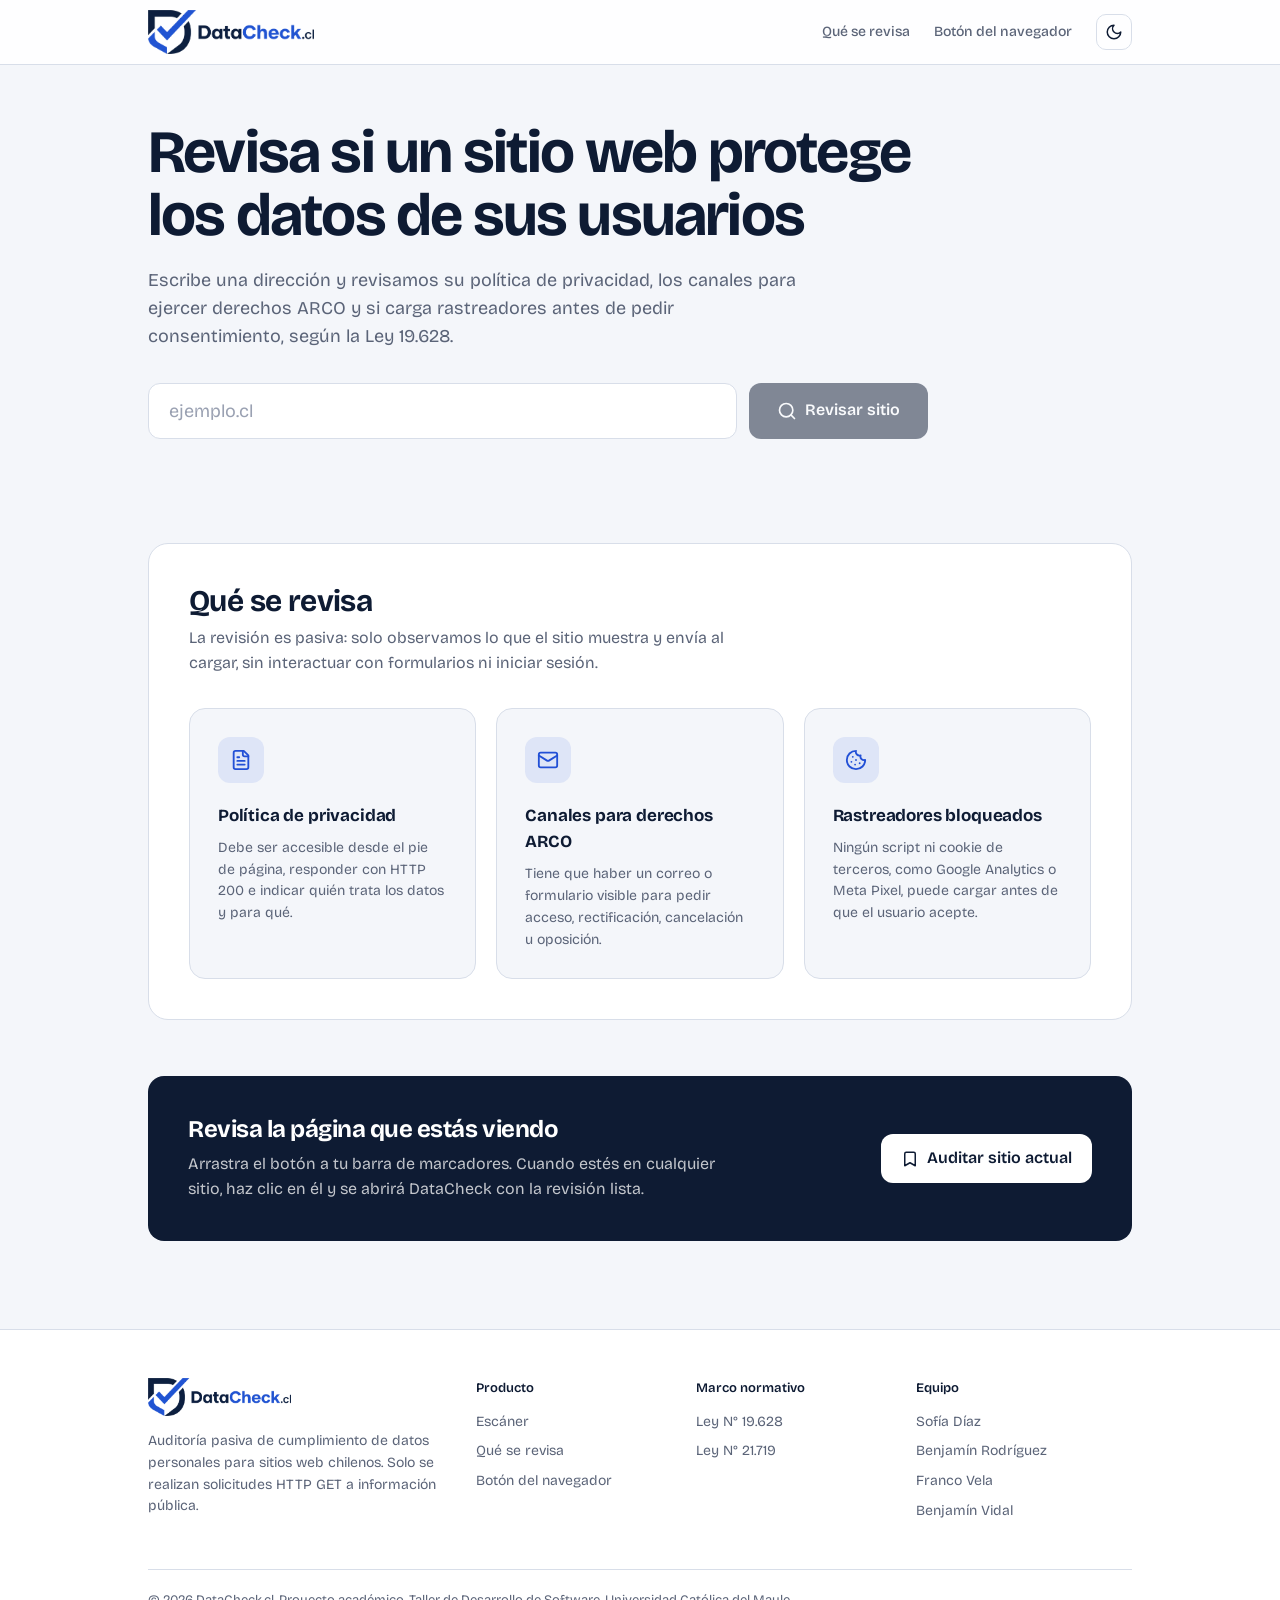
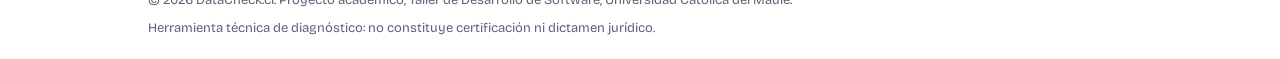
<file: src/ui/index.html>
<!DOCTYPE html>
<html lang="es">
<head>
    <meta charset="UTF-8">
    <meta name="viewport" content="width=device-width, initial-scale=1.0">
    <title>DataCheck.cl - Revisa el cumplimiento de datos personales en Chile</title>
    <meta name="description" content="Herramienta de inspección pasiva para revisar si un sitio web cumple con la Ley N° 19.628 de Protección de Datos Personales en Chile.">

    <link rel="icon" href="img/favicon.ico" sizes="any">
    <link rel="icon" type="image/png" href="img/favicon.png">
    <link rel="apple-touch-icon" href="img/apple-touch-icon.png">

    <link rel="preconnect" href="https://fonts.googleapis.com">
    <link rel="preconnect" href="https://fonts.gstatic.com" crossorigin>
    <link href="https://fonts.googleapis.com/css2?family=Bricolage+Grotesque:opsz,wght@12..96,400;12..96,500;12..96,600;12..96,700&display=swap" rel="stylesheet">
    <script>
        // Aplica el tema guardado antes de pintar la página para evitar parpadeos
        (function () {
            try {
                var t = localStorage.getItem("datacheck-theme");
                if (!t) t = matchMedia("(prefers-color-scheme: dark)").matches ? "dark" : "light";
                document.documentElement.dataset.theme = t;
            } catch (e) {}
        })();
    </script>
    <link rel="stylesheet" href="style.css?v=2.9">
</head>
<body>
    <!-- Íconos (estilo Lucide) -->
    <svg width="0" height="0" style="position:absolute" aria-hidden="true">
        <symbol id="i-shield" viewBox="0 0 24 24"><path d="M20 13c0 5-3.5 7.5-7.66 8.95a1 1 0 0 1-.67-.01C7.5 20.5 4 18 4 13V6a1 1 0 0 1 1-1c2 0 4.5-1.2 6.24-2.72a1.17 1.17 0 0 1 1.52 0C14.51 3.81 17 5 19 5a1 1 0 0 1 1 1z"/><path d="m9 12 2 2 4-4"/></symbol>
        <symbol id="i-search" viewBox="0 0 24 24"><circle cx="11" cy="11" r="8"/><path d="m21 21-4.3-4.3"/></symbol>
        <symbol id="i-file" viewBox="0 0 24 24"><path d="M15 2H6a2 2 0 0 0-2 2v16a2 2 0 0 0 2 2h12a2 2 0 0 0 2-2V7Z"/><path d="M14 2v4a2 2 0 0 0 2 2h4"/><path d="M10 9H8"/><path d="M16 13H8"/><path d="M16 17H8"/></symbol>
        <symbol id="i-mail" viewBox="0 0 24 24"><rect width="20" height="16" x="2" y="4" rx="2"/><path d="m22 7-8.97 5.7a1.94 1.94 0 0 1-2.06 0L2 7"/></symbol>
        <symbol id="i-cookie" viewBox="0 0 24 24"><path d="M12 2a10 10 0 1 0 10 10 4 4 0 0 1-5-5 4 4 0 0 1-5-5"/><path d="M8.5 8.5v.01"/><path d="M16 15.5v.01"/><path d="M12 12v.01"/><path d="M11 17v.01"/><path d="M7 14v.01"/></symbol>
        <symbol id="i-check" viewBox="0 0 24 24"><circle cx="12" cy="12" r="10"/><path d="m9 12 2 2 4-4"/></symbol>
        <symbol id="i-alert" viewBox="0 0 24 24"><path d="m21.73 18-8-14a2 2 0 0 0-3.48 0l-8 14A2 2 0 0 0 4 21h16a2 2 0 0 0 1.73-3"/><path d="M12 9v4"/><path d="M12 17h.01"/></symbol>
        <symbol id="i-x" viewBox="0 0 24 24"><circle cx="12" cy="12" r="10"/><path d="m15 9-6 6"/><path d="m9 9 6 6"/></symbol>
        <symbol id="i-info" viewBox="0 0 24 24"><circle cx="12" cy="12" r="10"/><path d="M12 16v-4"/><path d="M12 8h.01"/></symbol>
        <symbol id="i-wrench" viewBox="0 0 24 24"><path d="M14.7 6.3a1 1 0 0 0 0 1.4l1.6 1.6a1 1 0 0 0 1.4 0l3.77-3.77a6 6 0 0 1-7.94 7.94l-6.91 6.91a2.12 2.12 0 0 1-3-3l6.91-6.91a6 6 0 0 1 7.94-7.94l-3.76 3.76z"/></symbol>
        <symbol id="i-bookmark" viewBox="0 0 24 24"><path d="m19 21-7-4-7 4V5a2 2 0 0 1 2-2h10a2 2 0 0 1 2 2v16z"/></symbol>
        <symbol id="i-loader" viewBox="0 0 24 24"><path d="M21 12a9 9 0 1 1-6.219-8.56"/></symbol>
        <symbol id="i-download" viewBox="0 0 24 24"><path d="M21 15v4a2 2 0 0 1-2 2H5a2 2 0 0 1-2-2v-4"/><path d="m7 10 5 5 5-5"/><path d="M12 15V3"/></symbol>
        <symbol id="i-sun" viewBox="0 0 24 24"><circle cx="12" cy="12" r="4"/><path d="M12 2v2"/><path d="M12 20v2"/><path d="m4.93 4.93 1.41 1.41"/><path d="m17.66 17.66 1.41 1.41"/><path d="M2 12h2"/><path d="M20 12h2"/><path d="m6.34 17.66-1.41 1.41"/><path d="m19.07 4.93-1.41 1.41"/></symbol>
        <symbol id="i-moon" viewBox="0 0 24 24"><path d="M12 3a6 6 0 0 0 9 9 9 9 0 1 1-9-9Z"/></symbol>
        <symbol id="i-external" viewBox="0 0 24 24"><path d="M15 3h6v6"/><path d="M10 14 21 3"/><path d="M18 13v6a2 2 0 0 1-2 2H5a2 2 0 0 1-2-2V8a2 2 0 0 1 2-2h6"/></symbol>
        <symbol id="i-clock" viewBox="0 0 24 24"><circle cx="12" cy="12" r="10"/><path d="M12 6v6l4 2"/></symbol>
        <symbol id="i-refresh" viewBox="0 0 24 24"><path d="M21 12a9 9 0 1 1-9-9c2.52 0 4.93 1 6.74 2.74L21 8"/><path d="M21 3v5h-5"/></symbol>
        <symbol id="i-calendar" viewBox="0 0 24 24"><path d="M8 2v4"/><path d="M16 2v4"/><rect width="18" height="18" x="3" y="4" rx="2"/><path d="M3 10h18"/></symbol>
        <symbol id="i-chevron-down" viewBox="0 0 24 24"><path d="m6 9 6 6 6-6"/></symbol>
        <symbol id="i-chevrons-down" viewBox="0 0 24 24"><path d="m7 6 5 5 5-5"/><path d="m7 13 5 5 5-5"/></symbol>
        <symbol id="i-chevrons-up" viewBox="0 0 24 24"><path d="m17 11-5-5-5 5"/><path d="m17 18-5-5-5 5"/></symbol>
        <symbol id="i-globe" viewBox="0 0 24 24"><circle cx="12" cy="12" r="10"/><path d="M12 2a14.5 14.5 0 0 0 0 20 14.5 14.5 0 0 0 0-20"/><path d="M2 12h20"/></symbol>
    </svg>

    <header class="site-header">
        <div class="wrap header-inner">
            <a href="#inicio" class="brand" aria-label="DataCheck.cl, ir al inicio">
                <img class="brand-logo logo-light" src="img/datacheck-logo.png" alt="DataCheck.cl" width="174" height="46">
                <img class="brand-logo logo-dark" src="img/datacheck-logo-dark.png" alt="DataCheck.cl" width="174" height="46">
            </a>
            <nav class="nav">
                <a href="#criterios">Qué se revisa</a>
                <a href="#marcador">Botón del navegador</a>
                <button type="button" id="theme-toggle" class="theme-toggle" aria-label="Cambiar a tema oscuro" title="Cambiar a tema oscuro">
                    <svg class="icon" width="18" height="18"><use id="theme-icon" href="#i-moon"/></svg>
                </button>
            </nav>
        </div>
    </header>

    <main class="wrap">
        <!-- Inicio -->
        <section id="inicio" class="hero">
            <h1>Revisa si un sitio web protege los datos de sus usuarios</h1>
            <p class="lead">
                Escribe una dirección y revisamos su política de privacidad, los canales para ejercer
                derechos ARCO y si carga rastreadores antes de pedir consentimiento, según la Ley 19.628.
            </p>

            <form id="scan-form" class="scan-form" novalidate>
                <label for="url-input" class="sr-only">Dirección del sitio</label>
                <input id="url-input" type="text" inputmode="url" autocomplete="off" placeholder="ejemplo.cl">
                <button id="btn-scan" type="submit" class="btn-primary" disabled>
                    <svg class="icon" width="20" height="20" id="btn-icon"><use href="#i-search"/></svg>
                    <span id="btn-label">Revisar sitio</span>
                </button>
            </form>
            <p id="url-error" class="field-error" role="alert" hidden></p>

            <div id="loading" class="loading" role="status" aria-live="polite" hidden>
                <p id="loading-step" class="loading-step"></p>
                <div class="track"><div id="progress-fill" class="fill"></div></div>
                <p class="muted small">Puede tardar unos segundos según el sitio.</p>
            </div>

            <div id="error" class="error-box" role="alert" hidden>
                <svg class="icon" width="20" height="20"><use href="#i-x"/></svg>
                <div>
                    <p class="error-title">No se pudo revisar el sitio</p>
                    <p id="error-message"></p>
                    <p class="muted">Comprueba la dirección y que el servidor de DataCheck esté en ejecución.</p>
                </div>
            </div>
        </section>

        <!-- Resultados -->
        <section id="results" class="results" aria-label="Resultados" hidden>
            <article class="report">
                <div id="verdict-band" class="verdict">
                    <div class="verdict-text">
                        <div class="report-site">
                            <span class="site-icon">
                                <img id="site-favicon" alt="" width="18" height="18" referrerpolicy="no-referrer" hidden>
                                <svg id="site-fallback" class="icon" width="16" height="16" aria-hidden="true"><use href="#i-globe"/></svg>
                            </span>
                            <a id="report-url" class="report-url" href="#" target="_blank" rel="noopener noreferrer">
                                <span id="report-url-text"></span>
                                <svg class="icon" width="14" height="14" aria-hidden="true"><use href="#i-external"/></svg>
                            </a>
                            <span id="scan-meta" class="report-meta" hidden>
                                <svg class="icon" width="14" height="14" aria-hidden="true"><use href="#i-clock"/></svg>
                                <span id="scan-time"></span>
                            </span>
                        </div>
                        <h2 id="verdict-title"></h2>
                        <p id="verdict-summary" class="verdict-summary"></p>
                    </div>
                    <div id="gauge" class="gauge" role="img" aria-label="Puntaje de cumplimiento">
                        <svg viewBox="0 0 120 120" aria-hidden="true">
                            <circle class="gauge-track" cx="60" cy="60" r="52"/>
                            <circle id="gauge-arc" class="gauge-arc" cx="60" cy="60" r="52"/>
                        </svg>
                        <p class="gauge-label"><span id="score-value">0</span><span class="score-of">de 100</span></p>
                    </div>
                </div>

                <div id="pilares" class="pilares"></div>

                <!-- Comparativa Evolutiva e Historial del Dominio ("Antes vs. Después") -->
                <div id="comparison-section" class="consent-section" hidden>
                    <div class="consent-head">
                        <h3>Comparativa Evolutiva ("Antes vs. Después") e Historial</h3>
                        <span id="comparison-badge" class="badge"></span>
                    </div>
                    <div id="comparison-card-content" class="consent-card-content"></div>
                </div>

                <!-- Transparencia del Responsable (Art. 14 ter Ley 21.719) -->
                <div id="responsible-section" class="consent-section" hidden>
                    <div class="consent-head">
                        <h3>Transparencia del Responsable (Art. 14 ter)</h3>
                        <span id="responsible-badge" class="badge"></span>
                    </div>
                    <div id="responsible-card-content" class="consent-card-content"></div>
                </div>

                <!-- Banner de Consentimiento y Marcos Embebidos -->
                <div id="consent-section" class="consent-section" hidden>
                    <div class="consent-head">
                        <h3>Banner de Consentimiento y Marcos Embebidos</h3>
                        <span id="consent-badge" class="badge"></span>
                    </div>
                    <div id="consent-card-content" class="consent-card-content"></div>
                </div>

                <div id="flow-section" class="flow-section" hidden>
                    <div class="flow-head">
                        <h3>Mapa de Navegación del Flujo</h3>
                        <span id="flow-verdict-badge" class="badge"></span>
                    </div>
                    <p id="flow-summary-text" class="flow-summary-text"></p>
                    <div id="flow-timeline" class="flow-timeline"></div>
                    <div id="flow-limitations" class="flow-limitations"></div>
                </div>

                <div class="findings">
                    <div class="findings-head">
                        <h3>Hallazgos</h3>
                        <div class="findings-actions">
                            <button type="button" id="btn-pdf" class="btn-ghost">
                                <svg class="icon" width="16" height="16" id="pdf-icon"><use href="#i-download"/></svg>
                                <span id="pdf-label">Descargar informe PDF</span>
                            </button>
                            <button type="button" id="btn-expand-all" class="btn-ghost" data-state="closed" aria-controls="findings-list" hidden>
                                <svg class="icon" width="16" height="16" id="expand-all-icon"><use href="#i-chevrons-down"/></svg>
                                <span id="expand-all-label">Desplegar todo</span>
                            </button>
                        </div>
                    </div>
                    <p id="pdf-error" class="pdf-error" role="alert" hidden></p>
                    <ul id="findings-list" class="findings-list"></ul>
                </div>

                <p id="report-date" class="report-date"></p>
            </article>

            <!-- Card de Re-calendarización Automática (condicional) -->
            <div id="schedule-card" class="schedule-card" hidden>
                <div class="schedule-head">
                    <span class="schedule-icon"><svg class="icon" width="22" height="22"><use href="#i-refresh"/></svg></span>
                    <div>
                        <h3>¿Deseas programar una re-auditoría automática?</h3>
                        <p class="muted small">Programa una nueva evaluación tras implementar los tickets de remediación. Te notificaremos los resultados por correo.</p>
                    </div>
                </div>

                <form id="schedule-form" class="schedule-form" novalidate>
                    <div class="schedule-inputs">
                        <label for="schedule-email" class="sr-only">Correo electrónico</label>
                        <input id="schedule-email" type="email" placeholder="tu-correo@ejemplo.cl" required autocomplete="email">
                        
                        <div class="schedule-modes" role="radiogroup" aria-label="Frecuencia de la re-auditoría">
                            <label class="schedule-radio-label">
                                <input type="radio" name="interval_mode" value="DEMO_2_MIN" checked>
                                <span class="schedule-radio-text">
                                    <strong>Modo demostración</strong>
                                    <span>Nueva revisión en 2 minutos</span>
                                </span>
                            </label>
                            <label class="schedule-radio-label">
                                <input type="radio" name="interval_mode" value="PROD_15_DAYS">
                                <span class="schedule-radio-text">
                                    <strong>Modo producción</strong>
                                    <span>Nueva revisión en 15 días</span>
                                </span>
                            </label>
                        </div>
                    </div>

                    <button type="submit" id="btn-schedule" class="btn-primary">
                        <svg class="icon" width="18" height="18" id="schedule-btn-icon"><use href="#i-calendar"/></svg>
                        <span id="schedule-btn-label">Programar re-auditoría</span>
                    </button>
                </form>

                <div id="schedule-success" class="schedule-success" hidden>
                    <svg class="icon" width="20" height="20"><use href="#i-check"/></svg>
                    <div>
                        <p class="schedule-success-title">Re-auditoría programada</p>
                        <p id="schedule-success-desc" class="muted small"></p>
                    </div>
                </div>

                <p id="schedule-error" class="schedule-error" role="alert" hidden></p>
            </div>

            <p class="disclaimer">
                <svg class="icon" width="18" height="18"><use href="#i-info"/></svg>
                <span>Este diagnóstico es una herramienta técnica de auditoría académica basada en la Ley N° 19.628. No es una certificación ni un dictamen jurídico vinculante.</span>
            </p>
        </section>

        <!-- Qué se revisa -->
        <section id="criterios" class="section">
            <div class="panel">
            <h2>Qué se revisa</h2>
            <p class="muted section-lead">
                La revisión es pasiva: solo observamos lo que el sitio muestra y envía al cargar, sin
                interactuar con formularios ni iniciar sesión.
            </p>
            <div class="criteria">
                <div class="criteria-card">
                    <span class="criteria-icon"><svg class="icon" width="22" height="22"><use href="#i-file"/></svg></span>
                    <h3>Política de privacidad</h3>
                    <p>Debe ser accesible desde el pie de página, responder con HTTP 200 e indicar quién trata los datos y para qué.</p>
                </div>
                <div class="criteria-card">
                    <span class="criteria-icon"><svg class="icon" width="22" height="22"><use href="#i-mail"/></svg></span>
                    <h3>Canales para derechos ARCO</h3>
                    <p>Tiene que haber un correo o formulario visible para pedir acceso, rectificación, cancelación u oposición.</p>
                </div>
                <div class="criteria-card">
                    <span class="criteria-icon"><svg class="icon" width="22" height="22"><use href="#i-cookie"/></svg></span>
                    <h3>Rastreadores bloqueados</h3>
                    <p>Ningún script ni cookie de terceros, como Google Analytics o Meta Pixel, puede cargar antes de que el usuario acepte.</p>
                </div>
            </div>
            </div>
        </section>

        <!-- Bookmarklet -->
        <section id="marcador" class="section">
            <div class="bookmarklet">
                <div>
                    <h2>Revisa la página que estás viendo</h2>
                    <p>Arrastra el botón a tu barra de marcadores. Cuando estés en cualquier sitio, haz clic en él y se abrirá DataCheck con la revisión lista.</p>
                </div>
                <a id="bookmarklet-link" href="#" class="bookmarklet-btn">
                    <svg class="icon" width="18" height="18"><use href="#i-bookmark"/></svg>
                    Auditar sitio actual
                </a>
            </div>
        </section>
    </main>

    <footer class="site-footer">
        <div class="wrap">
            <div class="footer-grid">
                <div class="footer-brand">
                    <a href="#inicio" class="brand" aria-label="DataCheck.cl, ir al inicio">
                        <img class="brand-logo brand-logo-footer logo-light" src="img/datacheck-logo.png" alt="DataCheck.cl" width="151" height="40" loading="lazy">
                        <img class="brand-logo brand-logo-footer logo-dark" src="img/datacheck-logo-dark.png" alt="DataCheck.cl" width="151" height="40" loading="lazy">
                    </a>
                    <p>Auditoría pasiva de cumplimiento de datos personales para sitios web chilenos. Solo se realizan solicitudes HTTP GET a información pública.</p>
                </div>
                <nav class="footer-col" aria-label="Producto">
                    <h3>Producto</h3>
                    <a href="#inicio">Escáner</a>
                    <a href="#criterios">Qué se revisa</a>
                    <a href="#marcador">Botón del navegador</a>
                </nav>
                <div class="footer-col">
                    <h3>Marco normativo</h3>
                    <p>Ley N° 19.628</p>
                    <p>Ley N° 21.719</p>
                </div>
                <div class="footer-col">
                    <h3>Equipo</h3>
                    <p>Sofía Díaz</p>
                    <p>Benjamín Rodríguez</p>
                    <p>Franco Vela</p>
                    <p>Benjamín Vidal</p>
                </div>
            </div>
            <div class="footer-bottom">
                <p>© 2026 DataCheck.cl. Proyecto académico, Taller de Desarrollo de Software, Universidad Católica del Maule.</p>
                <p>Herramienta técnica de diagnóstico: no constituye certificación ni dictamen jurídico.</p>
            </div>
        </div>
    </footer>

    <script src="app.js?v=2.9"></script>
</body>
</html>
</file>
<file: src/ui/style.css>
:root {
    color-scheme: light;
    --page: #f4f6fa;
    --surface: #ffffff;
    --ink: #0e1b33;
    --muted: #5b6478;
    --line: #d8dee9;
    --accent: #2250d6;
    --accent-soft: rgba(34, 80, 214, 0.1);
    --ok: #1b7f4b;
    --warn: #b45f06;
    --fail: #c62828;
    --ok-bg: #1b7f4b;
    --warn-bg: #b45f06;
    --fail-bg: #c62828;
    --info-bg: #0e1b33;
    --body: rgba(14, 27, 51, 0.8);
    --header-bg: rgba(255, 255, 255, 0.88);
    --btn-bg: #0e1b33;
    --btn-bg-hover: #1b2c4d;
    --btn-fg: #ffffff;
    --feature-bg: #0e1b33;
    --font: "Bricolage Grotesque", system-ui, -apple-system, "Segoe UI", sans-serif;
}

/* Tema oscuro */
:root[data-theme="dark"] {
    color-scheme: dark;
    --page: #050506;
    --surface: #0f1013;
    --ink: #eef1f6;
    --muted: #9aa3b5;
    --line: #23262d;
    --accent: #7da2ff;
    --accent-soft: rgba(125, 162, 255, 0.14);
    --ok: #3ecf8e;
    --warn: #f2a54a;
    --fail: #ff6b6b;
    --info-bg: #2a2f3a;
    --body: rgba(238, 241, 246, 0.82);
    --header-bg: rgba(5, 5, 6, 0.85);
    --btn-bg: #eef1f6;
    --btn-bg-hover: #ffffff;
    --btn-fg: #0e1b33;
    --feature-bg: #101a33;
}

*, *::before, *::after { box-sizing: border-box; margin: 0; padding: 0; }

html { scroll-behavior: smooth; }

body {
    background: var(--page);
    color: var(--ink);
    font-family: var(--font);
    line-height: 1.55;
    -webkit-font-smoothing: antialiased;
}

[hidden] { display: none !important; }

:focus-visible { outline: 3px solid var(--accent); outline-offset: 2px; }

a { color: inherit; text-decoration: none; }

.wrap { max-width: 1024px; margin: 0 auto; padding: 0 20px; }

.icon {
    fill: none;
    stroke: currentColor;
    stroke-width: 2;
    stroke-linecap: round;
    stroke-linejoin: round;
    flex-shrink: 0;
}
.icon.accent { color: var(--accent); }

.sr-only {
    position: absolute; width: 1px; height: 1px; overflow: hidden;
    clip: rect(0 0 0 0); white-space: nowrap;
}

.muted { color: var(--muted); }
.small { font-size: 14px; }

/* Encabezado */
.site-header {
    position: sticky; top: 0; z-index: 10;
    background: var(--header-bg);
    backdrop-filter: blur(8px);
    border-bottom: 1px solid var(--line);
}
.header-inner { display: flex; align-items: center; justify-content: space-between; padding-top: 10px; padding-bottom: 10px; }
.brand { display: flex; align-items: center; }
.brand-logo { display: block; height: 44px; width: auto; }
.brand-logo-footer { height: 38px; }
/* Dos versiones del logo: la clara (azul marino) y la oscura (blanco hueso) para que no se pierda sobre fondo negro */
.logo-dark { display: none; }
:root[data-theme="dark"] .logo-light { display: none; }
:root[data-theme="dark"] .logo-dark { display: block; }
.nav { display: flex; gap: 24px; font-size: 14px; font-weight: 500; color: var(--muted); }
.nav { align-items: center; }
.nav a:hover { color: var(--ink); }
.theme-toggle {
    display: grid; place-items: center; width: 36px; height: 36px;
    color: var(--ink); background: transparent;
    border: 1px solid var(--line); border-radius: 10px; cursor: pointer;
}
.theme-toggle:hover { border-color: var(--ink); }

/* Inicio */
.hero { padding: 56px 0 48px; }
.hero h1 {
    max-width: 780px;
    font-size: clamp(2.25rem, 5.5vw, 3.75rem);
    line-height: 1.05;
    letter-spacing: -0.03em;
    font-weight: 700;
}
.lead { max-width: 660px; margin-top: 20px; font-size: 18px; color: var(--muted); }

.scan-form { display: flex; gap: 12px; max-width: 780px; margin-top: 32px; }
.scan-form input {
    flex: 1; min-width: 0; height: 56px; padding: 0 20px;
    font: inherit; font-size: 18px; color: var(--ink);
    background: var(--surface); border: 1px solid var(--line); border-radius: 12px;
}
.scan-form input::placeholder { color: #9aa1b2; }
.scan-form input:focus { border-color: var(--accent); }
.scan-form input[aria-invalid="true"] { border-color: var(--fail); }
.field-error { max-width: 780px; margin-top: 10px; font-size: 14px; color: var(--fail); }

.btn-primary {
    display: inline-flex; align-items: center; justify-content: center; gap: 8px;
    height: 56px; padding: 0 28px;
    font: inherit; font-weight: 600; color: var(--btn-fg);
    background: var(--btn-bg); border: 0; border-radius: 12px; cursor: pointer;
    transition: background 0.15s ease;
}
.btn-primary:hover:not(:disabled) { background: var(--btn-bg-hover); }
.btn-primary:disabled { opacity: 0.5; cursor: not-allowed; }
.btn-primary.btn-sm { height: 42px; padding: 0 20px; font-size: 14px; border-radius: 10px; }

.btn-secondary {
    display: inline-flex; align-items: center; justify-content: center; gap: 8px;
    height: 42px; padding: 0 20px;
    font: inherit; font-size: 14px; font-weight: 600; color: var(--ink);
    background: var(--surface); border: 1px solid var(--line); border-radius: 10px; cursor: pointer;
    transition: border-color 0.15s ease, background 0.15s ease, color 0.15s ease, transform 0.1s ease;
}
.btn-secondary:hover:not(:disabled) { color: var(--accent); border-color: var(--accent); background: var(--accent-soft); }
.btn-secondary:active:not(:disabled) { transform: translateY(1px); }
.btn-secondary:disabled { opacity: 0.55; cursor: not-allowed; }

/* Opción de flujo */
.flow-option { margin-top: 14px; max-width: 780px; }
.flow-toggle { display: inline-flex; align-items: center; gap: 10px; font-size: 15px; font-weight: 500; color: var(--ink); cursor: pointer; }
.flow-toggle input[type="checkbox"] { width: 18px; height: 18px; accent-color: var(--accent); cursor: pointer; }


/* Carga y error */
.loading { max-width: 780px; margin-top: 32px; }
.loading-step { font-size: 14px; font-weight: 500; }
.track { height: 6px; margin: 12px 0 8px; background: var(--line); border-radius: 999px; overflow: hidden; }
.fill { height: 100%; width: 0; background: var(--accent); border-radius: 999px; transition: width 0.7s ease; }

.error-box {
    display: flex; gap: 12px; align-items: flex-start;
    max-width: 780px; margin-top: 32px; padding: 16px;
    font-size: 14px;
    color: var(--ink);
    background: rgba(198, 40, 40, 0.05);
    border: 1px solid rgba(198, 40, 40, 0.3);
    border-radius: 12px;
}
.error-box > .icon { color: var(--fail); margin-top: 2px; }
.error-title { font-weight: 600; color: var(--fail); }

.spin { animation: spin 0.9s linear infinite; }
@keyframes spin { to { transform: rotate(360deg); } }

/* Informe */
.results { padding-bottom: 56px; scroll-margin-top: 80px; }
.report { background: var(--surface); border: 1px solid var(--line); border-radius: 16px; overflow: hidden; }

.verdict {
    display: flex; flex-wrap: wrap; gap: 24px; align-items: center; justify-content: space-between;
    padding: 32px 40px; color: #fff; background: var(--tone-bg, var(--feature-bg));
}
.verdict-text { min-width: 0; flex: 1 1 340px; }
.report-site { display: flex; flex-wrap: wrap; align-items: center; gap: 10px 14px; }
.site-icon { display: grid; place-items: center; width: 28px; height: 28px; flex-shrink: 0; color: #0e1b33; background: #fff; border-radius: 8px; }
.site-icon img { width: 18px; height: 18px; object-fit: contain; }
.report-url { display: inline-flex; align-items: center; gap: 6px; font-size: 14px; color: #fff; overflow-wrap: anywhere; text-decoration: underline; text-underline-offset: 3px; text-decoration-color: rgba(255, 255, 255, 0.5); }
.report-url:hover { text-decoration-color: #fff; }
.report-meta { display: inline-flex; align-items: center; gap: 6px; font-size: 13px; color: rgba(255, 255, 255, 0.85); }
.verdict :focus-visible { outline-color: #fff; }
.verdict h2 { margin-top: 4px; font-size: clamp(2rem, 5vw, 3rem); line-height: 1.1; letter-spacing: -0.02em; }
.verdict-summary { max-width: 560px; margin-top: 12px; color: rgba(255, 255, 255, 0.92); }
.gauge { position: relative; width: 168px; height: 168px; flex-shrink: 0; }
.gauge svg { display: block; width: 100%; height: 100%; transform: rotate(-90deg); }
.gauge-track, .gauge-arc { fill: none; stroke-width: 9; }
.gauge-track { stroke: rgba(255, 255, 255, 0.25); }
.gauge-arc { stroke: #fff; stroke-linecap: round; stroke-dasharray: 326.73; stroke-dashoffset: 326.73; transition: stroke-dashoffset 1.1s cubic-bezier(0.22, 0.8, 0.3, 1); }
.gauge-label { position: absolute; inset: 0; display: flex; flex-direction: column; align-items: center; justify-content: center; line-height: 1; }
.gauge-label #score-value { font-size: 52px; font-weight: 700; letter-spacing: -0.03em; }
.score-of { margin-top: 6px; font-size: 13px; color: rgba(255, 255, 255, 0.82); }

.tone-ok { --tone: var(--ok); --tone-bg: var(--ok-bg); }
.tone-warn { --tone: var(--warn); --tone-bg: var(--warn-bg); }
.tone-fail { --tone: var(--fail); --tone-bg: var(--fail-bg); }
.tone-info { --tone: var(--muted); --tone-bg: var(--info-bg); }

.pilares { display: grid; grid-template-columns: repeat(3, 1fr); }
.pilar { padding: 24px; border-bottom: 1px solid var(--line); }
.pilar + .pilar { border-left: 1px solid var(--line); }
.pilar-head { display: flex; align-items: center; gap: 10px; color: var(--muted); }
.pilar-head h3 { font-size: 16px; font-weight: 600; color: var(--ink); }
.pilar-status { display: flex; align-items: center; gap: 6px; margin-top: 12px; font-size: 14px; font-weight: 600; color: var(--tone); }
.pilar .track { height: 8px; margin: 16px 0 8px; }
.pilar .fill { background: var(--tone); transition: none; }
.pilar-points { font-size: 14px; color: var(--muted); }

.findings { padding: 32px 40px; }
.findings-head { display: flex; align-items: center; justify-content: space-between; gap: 12px; }
.findings-actions { display: flex; flex-wrap: wrap; align-items: center; justify-content: flex-end; gap: 10px; }
.findings h3 { font-size: 24px; letter-spacing: -0.02em; }

.btn-ghost {
    display: inline-flex; align-items: center; gap: 8px;
    padding: 8px 14px; font: inherit; font-size: 14px; font-weight: 500; color: var(--ink);
    background: var(--surface); border: 1px solid var(--line); border-radius: 8px; cursor: pointer;
}
.btn-ghost:hover { border-color: var(--ink); }
.btn-ghost:disabled { opacity: 0.6; cursor: not-allowed; }
.pdf-error { margin-top: 12px; font-size: 14px; color: var(--fail); }

.findings-list { margin-top: 8px; list-style: none; }
.finding { display: flex; gap: 16px; padding: 20px 0; border-bottom: 1px solid var(--line); }
.finding:last-child { border-bottom: 0; }
.finding > .icon { margin-top: 2px; color: var(--tone); }
.finding-body { min-width: 0; flex: 1; }
.finding-pilar { font-size: 14px; color: var(--muted); }
.finding h4 { font-size: 16px; font-weight: 600; }
.finding-detail { max-width: 680px; margin-top: 4px; font-size: 14px; color: var(--body); }

/* Detalle desplegable: el ticket y los elementos detectados quedan ocultos hasta que se abre el hallazgo */
.finding-toggle {
    display: inline-flex; align-items: center; gap: 6px; margin-top: 12px; padding: 6px 12px;
    font: inherit; font-size: 13px; font-weight: 600; color: var(--accent);
    background: var(--accent-soft); border: 1px solid transparent; border-radius: 8px; cursor: pointer;
    transition: border-color 0.15s ease, background 0.15s ease;
}
.finding-toggle:hover { border-color: var(--accent); }
.finding-toggle .icon { transition: transform 0.2s ease; }
.finding.is-open .finding-toggle .icon { transform: rotate(180deg); }
.finding-extra { display: none; }
.finding.is-open .finding-extra { display: block; }

.ticket { margin-top: 16px; padding: 14px 16px; background: var(--page); border-left: 4px solid var(--accent); border-radius: 8px; }
.ticket-head { display: flex; flex-wrap: wrap; gap: 8px; align-items: center; justify-content: space-between; }
.ticket-title { display: flex; align-items: center; gap: 8px; font-size: 14px; font-weight: 600; }
.ticket-title .icon { color: var(--accent); }
.ticket-actions { display: flex; align-items: center; gap: 8px; }
.ticket code {
    padding: 2px 8px; font-family: ui-monospace, "SFMono-Regular", Consolas, monospace; font-size: 12px;
    background: var(--surface); border: 1px solid var(--line); border-radius: 4px; overflow-wrap: anywhere;
}
.btn-copy-ticket {
    display: inline-flex; align-items: center; gap: 4px; padding: 4px 10px; font-size: 12px; font-weight: 600;
    color: var(--accent); background: var(--accent-soft); border: 1px solid var(--accent); border-radius: 6px;
    cursor: pointer; transition: all 0.2s ease;
}
.btn-copy-ticket:hover { background: var(--accent); color: #fff; }
.btn-copy-ticket.copied { background: var(--ok); border-color: var(--ok); color: #fff; }
.ticket-content {
    margin-top: 10px; padding: 12px 14px; font-family: ui-monospace, "SFMono-Regular", Consolas, monospace;
    font-size: 12px; line-height: 1.5; color: var(--ink); background: var(--surface);
    border: 1px solid var(--line); border-radius: 6px; white-space: pre-wrap; word-break: break-word;
    max-height: 280px; overflow-y: auto;
}
.ticket p { margin-top: 8px; font-size: 14px; color: var(--body); }
.ticket .ticket-content code { padding: 0; background: none; border: 0; border-radius: 0; font-size: inherit; overflow-wrap: normal; }

/* Sección de flujo */
.flow-section { padding: 32px 40px; border-bottom: 1px solid var(--line); }
.flow-head { display: flex; align-items: center; justify-content: space-between; gap: 12px; margin-bottom: 8px; }
.flow-head h3 { font-size: 20px; font-weight: 700; }
.badge { display: inline-flex; align-items: center; padding: 4px 12px; border-radius: 9999px; font-size: 13px; font-weight: 600; text-transform: uppercase; }
.badge.tone-ok { background: rgba(27, 127, 75, 0.15); color: var(--ok); }
.badge.tone-warn { background: rgba(180, 95, 6, 0.15); color: var(--warn); }
.badge.tone-fail { background: rgba(198, 40, 40, 0.15); color: var(--fail); }
.badge.tone-info, .badge.tone-neutral { background: var(--accent-soft); color: var(--accent); }
.flow-summary-text { font-size: 15px; color: var(--muted); margin-bottom: 24px; }
.flow-timeline { display: flex; flex-direction: column; gap: 16px; margin-bottom: 20px; }
.flow-stage-card { padding: 20px 24px; border-radius: 12px; background: var(--page); border-left: 4px solid var(--accent); }
.flow-stage-card.tone-ok { border-left-color: var(--ok); }
.flow-stage-card.tone-fail { border-left-color: var(--fail); }
.flow-stage-card.tone-warn { border-left-color: var(--warn); }
.flow-stage-header { display: flex; justify-content: space-between; align-items: center; margin-bottom: 6px; }
.flow-stage-title { font-size: 16px; font-weight: 700; }
.flow-stage-url { font-size: 13px; color: var(--muted); word-break: break-all; margin-bottom: 10px; }
.flow-stage-meta { display: flex; flex-wrap: wrap; gap: 12px; font-size: 13px; }
.flow-pill { display: inline-flex; align-items: center; gap: 6px; padding: 2px 10px; border-radius: 6px; font-weight: 500; }
.flow-pill.pill-domain { background: var(--surface); border: 1px solid var(--line); }
.flow-pill.pill-cookie { background: var(--surface); border: 1px solid var(--line); }
.flow-note { font-size: 13px; color: var(--warn); margin-top: 8px; font-style: italic; }
.flow-limitations { padding: 14px 18px; background: var(--page); border-radius: 8px; font-size: 13px; color: var(--muted); }
.flow-limitations ul { margin-left: 20px; margin-top: 6px; }

/* Sección de Banner de Consentimiento y CMPs */
.consent-section { padding: 32px 40px; border-bottom: 1px solid var(--line); }
.consent-head { display: flex; align-items: center; justify-content: space-between; gap: 12px; margin-bottom: 16px; }
.consent-head h3 { font-size: 20px; font-weight: 700; }
.consent-card-content { background: var(--page); border-radius: 12px; padding: 20px 24px; border: 1px solid var(--line); }
.consent-card-grid { display: grid; grid-template-columns: repeat(auto-fit, minmax(200px, 1fr)); gap: 16px; margin-bottom: 16px; }
.consent-item p { margin-top: 4px; font-size: 14px; }
.consent-buttons-row { margin-top: 12px; padding-top: 12px; border-top: 1px solid var(--line); }
.consent-pills-list { display: flex; flex-wrap: wrap; gap: 8px; margin-top: 6px; }
.consent-pill { display: inline-flex; align-items: center; padding: 4px 10px; border-radius: 6px; background: var(--surface); border: 1px solid var(--line); font-size: 13px; font-weight: 500; }
.consent-meta { margin-top: 12px; font-size: 13px; color: var(--muted); word-break: break-all; }
.consent-meta code { background: var(--surface); padding: 2px 6px; border-radius: 4px; font-size: 12px; border: 1px solid var(--line); }
.consent-frames-summary { margin-top: 10px; padding-top: 8px; border-top: 1px dashed var(--line); }

/* Re-auditoría programada por correo */
.schedule-card { margin-top: 16px; padding: 28px 32px; background: var(--surface); border: 1px solid var(--line); border-radius: 16px; }
.schedule-head { display: flex; gap: 16px; align-items: flex-start; }
.schedule-head > div { min-width: 0; flex: 1; }
.schedule-icon { display: grid; place-items: center; width: 46px; height: 46px; flex-shrink: 0; color: var(--accent); background: var(--accent-soft); border-radius: 12px; }
.schedule-head h3 { font-size: 18px; letter-spacing: -0.01em; line-height: 1.3; }
.schedule-head p { margin-top: 4px; }
.schedule-form { display: flex; flex-direction: column; align-items: stretch; gap: 16px; margin-top: 20px; width: 100%; }
.schedule-inputs { display: flex; flex-direction: column; gap: 14px; width: 100%; }
.schedule-inputs input[type="email"] {
    width: 100%; height: 48px; padding: 0 16px;
    font: inherit; font-size: 16px; color: var(--ink);
    background: var(--page); border: 1px solid var(--line); border-radius: 10px;
}
.schedule-inputs input[type="email"]::placeholder { color: #9aa1b2; }
.schedule-inputs input[type="email"]:focus { border-color: var(--accent); }
.schedule-modes { display: grid; grid-template-columns: 1fr 1fr; gap: 10px; }
.schedule-radio-label {
    display: flex; align-items: flex-start; gap: 12px; padding: 12px 14px;
    background: var(--page); border: 1px solid var(--line); border-radius: 12px; cursor: pointer;
    transition: border-color 0.15s ease, background 0.15s ease;
}
.schedule-radio-label:hover { border-color: var(--accent); }
.schedule-radio-label:has(input:checked) { border-color: var(--accent); background: var(--accent-soft); }
.schedule-radio-label input { width: 16px; height: 16px; margin-top: 2px; accent-color: var(--accent); cursor: pointer; flex-shrink: 0; }
.schedule-radio-text { display: flex; flex-direction: column; gap: 2px; }
.schedule-radio-text strong { font-size: 14px; font-weight: 600; color: var(--ink); }
.schedule-radio-text span { font-size: 13px; color: var(--muted); }
.schedule-form .btn-primary { width: 100%; height: 48px; padding: 0 24px; border-radius: 10px; }

/* Barra de re-auditoría dentro de la comparativa */
.reaudit-bar {
    display: flex; flex-wrap: wrap; align-items: center; justify-content: space-between; gap: 16px;
    margin-top: 16px; padding-top: 16px; border-top: 1px solid var(--line);
}
.reaudit-bar.is-first { margin-top: 0; padding-top: 0; border-top: 0; }
#domain-history-container:empty { display: none; }
.reaudit-copy { min-width: 0; flex: 1 1 320px; }
.reaudit-title { font-size: 15px; font-weight: 600; color: var(--ink); }
.reaudit-desc { max-width: 560px; margin-top: 2px; }
.schedule-success { display: flex; gap: 12px; align-items: flex-start; margin-top: 20px; padding: 14px 16px; color: var(--ok); background: rgba(27, 127, 75, 0.1); border: 1px solid rgba(27, 127, 75, 0.3); border-radius: 12px; }
.schedule-success > .icon { margin-top: 2px; }
.schedule-success-title { font-size: 15px; font-weight: 600; }
.schedule-error { margin-top: 12px; font-size: 14px; color: var(--fail); }

.report-date { padding: 14px 40px; font-size: 13px; color: var(--muted); border-top: 1px solid var(--line); background: var(--page); }

.disclaimer { display: flex; gap: 8px; max-width: 720px; margin-top: 16px; font-size: 14px; color: var(--muted); }
.disclaimer .icon { margin-top: 2px; }

/* Secciones informativas */
.section { padding: 56px 0 0; scroll-margin-top: 70px; }
.section:last-of-type { padding-bottom: 64px; }
.panel { padding: 40px; background: var(--surface); border: 1px solid var(--line); border-radius: 20px; }
.section h2 { font-size: 30px; letter-spacing: -0.02em; line-height: 1.15; }
.section-lead { max-width: 560px; margin-top: 8px; }

.criteria { display: grid; grid-template-columns: repeat(3, 1fr); gap: 20px; margin-top: 32px; }
.criteria-card { padding: 28px; background: var(--page); border: 1px solid var(--line); border-radius: 16px; }
.criteria-icon { display: grid; place-items: center; width: 46px; height: 46px; color: var(--accent); background: var(--accent-soft); border-radius: 12px; }
.criteria-card h3 { margin-top: 20px; font-size: 17px; letter-spacing: -0.01em; }
.criteria-card p { margin-top: 8px; font-size: 14px; color: var(--muted); }

.bookmarklet {
    display: flex; flex-wrap: wrap; gap: 24px; align-items: center; justify-content: space-between;
    padding: 40px; color: #fff; background: var(--feature-bg); border-radius: 16px;
}
.bookmarklet > div { max-width: 560px; }
.bookmarklet h2 { font-size: 24px; }
.bookmarklet p { margin-top: 8px; color: rgba(255, 255, 255, 0.75); }
.bookmarklet-btn {
    display: inline-flex; align-items: center; gap: 8px;
    padding: 12px 20px; font-weight: 600; color: #0e1b33;
    background: #fff; border-radius: 12px; cursor: grab;
}
.bookmarklet-btn:active { cursor: grabbing; }

/* Pie de página */
.site-footer { margin-top: 24px; padding: 48px 0 0; font-size: 14px; color: var(--muted); background: var(--surface); border-top: 1px solid var(--line); }
.footer-grid { display: grid; grid-template-columns: 1.6fr 1fr 1fr 1.2fr; gap: 40px; padding-bottom: 40px; }
.footer-brand .brand { color: var(--ink); }
.footer-brand p { max-width: 320px; margin-top: 14px; }
.footer-col h3 { margin-bottom: 12px; font-size: 13px; font-weight: 600; color: var(--ink); }
.footer-col a, .footer-col p { display: block; margin-bottom: 8px; }
.footer-col a:hover { color: var(--ink); }
.footer-bottom { display: flex; flex-wrap: wrap; gap: 8px 32px; justify-content: space-between; padding: 20px 0; font-size: 13px; border-top: 1px solid var(--line); }

@media (max-width: 760px) {
    .footer-grid { grid-template-columns: 1fr 1fr; gap: 28px; }
    .footer-brand { grid-column: 1 / -1; }
}


/* Móvil */
@media (max-width: 640px) {
    .brand-logo { height: 36px; }
    .nav a { display: none; }
}

@media (max-width: 760px) {
    .nav { gap: 16px; }
    .gauge { width: 140px; height: 140px; }
    .gauge-label #score-value { font-size: 44px; }
    .hero { padding-top: 36px; }
    .scan-form { flex-direction: column; }
    .pilares, .criteria { grid-template-columns: 1fr; }
    .pilar + .pilar { border-left: 0; }
    .verdict, .findings, .bookmarklet, .panel { padding: 24px 20px; }
    .report-date { padding: 14px 20px; }
    .schedule-card { padding: 20px; }
    .schedule-form .btn-primary { width: 100%; }
    .schedule-modes { grid-template-columns: 1fr; }
    .reaudit-bar .btn-secondary, .reaudit-bar .btn-primary { width: 100%; }
    .findings-head { flex-wrap: wrap; }
    .findings-actions { width: 100%; justify-content: flex-start; }
}

@media (prefers-reduced-motion: reduce) {
    html { scroll-behavior: auto; }
    *, *::before, *::after { animation-duration: 0.01ms !important; transition-duration: 0.01ms !important; }
}
</file>
